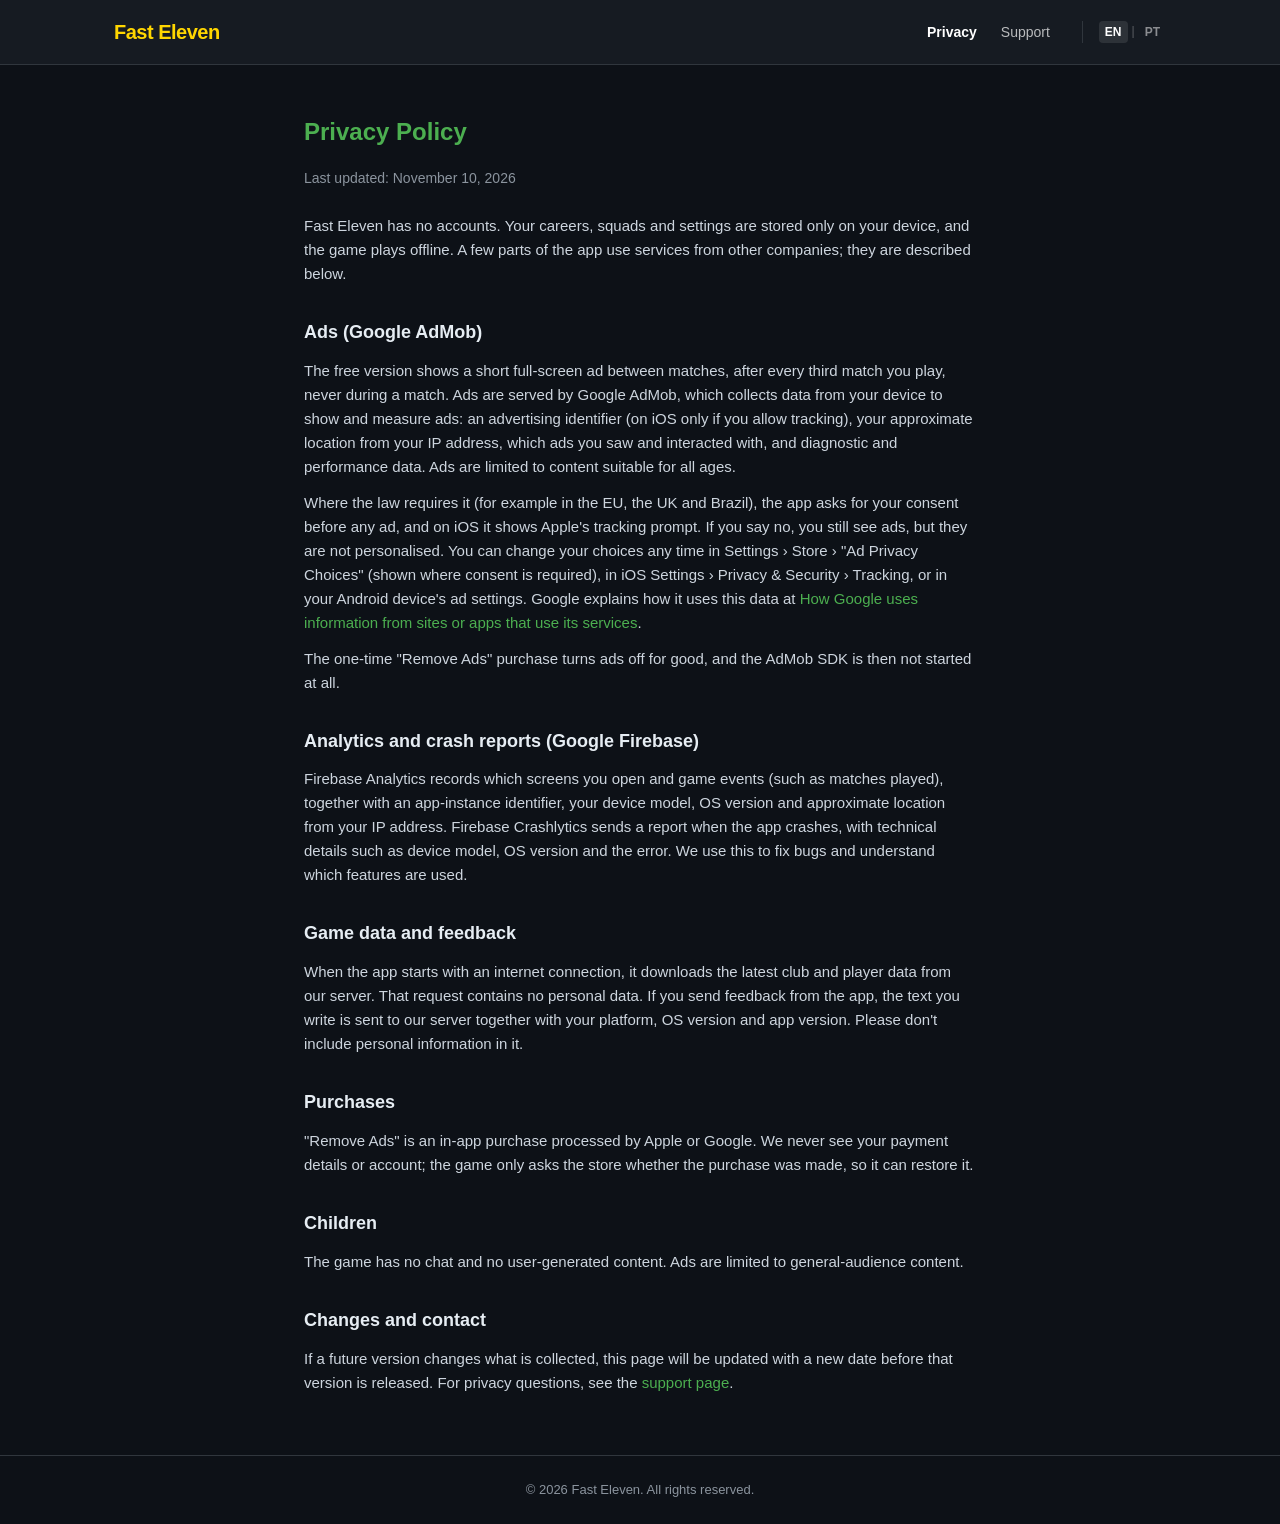
<file: privacy.html>
<!DOCTYPE html>
<html lang="en">

<head>
    <meta charset="UTF-8">
    <meta name="viewport" content="width=device-width, initial-scale=1.0">
    <title>Privacy Policy - Fast Eleven</title>
    <link rel="icon" type="image/png" href="favicon.png">
    <link rel="stylesheet" href="styles.css">
</head>

<body>

    <!-- Navigation -->
    <nav class="main-nav">
        <div class="nav-container">
            <a href="index.html" class="nav-logo">Fast Eleven</a>
            <div class="nav-links">
                <a href="privacy.html" class="active" data-i18n="nav.privacy">Privacy</a>
                <a href="support.html" data-i18n="nav.support">Support</a>
                <div class="lang-switcher">
                    <button data-lang="en" class="active" onclick="setLanguage('en')">EN</button>
                    <span class="lang-separator">|</span>
                    <button data-lang="pt" onclick="setLanguage('pt')">PT</button>
                </div>
            </div>
        </div>
    </nav>

    <!-- Page Content -->
    <main class="page-content">
        <div class="container">
            <h2 data-i18n="privacy.title">Privacy Policy</h2>
            <p class="last-updated" data-i18n="privacy.p.updated">Last updated: November 10, 2026</p>
            <p data-i18n="privacy.p.intro">Fast Eleven has no accounts. Your careers, squads and settings are stored only on your device, and the game plays offline. A few parts of the app use services from other companies; they are described below.</p>
            <h3 data-i18n="privacy.ads.h">Ads (Google AdMob)</h3>
            <p data-i18n="privacy.ads.p1">The free version shows a short full-screen ad between matches, after every third match you play, never during a match. Ads are served by Google AdMob, which collects data from your device to show and measure ads: an advertising identifier (on iOS only if you allow tracking), your approximate location from your IP address, which ads you saw and interacted with, and diagnostic and performance data. Ads are limited to content suitable for all ages.</p>
            <p data-i18n-html="privacy.ads.p2">Where the law requires it (for example in the EU, the UK and Brazil), the app asks for your consent before any ad, and on iOS it shows Apple's tracking prompt. If you say no, you still see ads, but they are not personalised. You can change your choices any time in Settings › Store › "Ad Privacy Choices" (shown where consent is required), in iOS Settings › Privacy & Security › Tracking, or in your Android device's ad settings. Google explains how it uses this data at <a href="https://policies.google.com/technologies/partner-sites" target="_blank">How Google uses information from sites or apps that use its services</a>.</p>
            <p data-i18n="privacy.ads.p3">The one-time "Remove Ads" purchase turns ads off for good, and the AdMob SDK is then not started at all.</p>
            <h3 data-i18n="privacy.an.h">Analytics and crash reports (Google Firebase)</h3>
            <p data-i18n="privacy.an.p1">Firebase Analytics records which screens you open and game events (such as matches played), together with an app-instance identifier, your device model, OS version and approximate location from your IP address. Firebase Crashlytics sends a report when the app crashes, with technical details such as device model, OS version and the error. We use this to fix bugs and understand which features are used.</p>
            <h3 data-i18n="privacy.srv.h">Game data and feedback</h3>
            <p data-i18n="privacy.srv.p1">When the app starts with an internet connection, it downloads the latest club and player data from our server. That request contains no personal data. If you send feedback from the app, the text you write is sent to our server together with your platform, OS version and app version. Please don't include personal information in it.</p>
            <h3 data-i18n="privacy.buy.h">Purchases</h3>
            <p data-i18n="privacy.buy.p1">"Remove Ads" is an in-app purchase processed by Apple or Google. We never see your payment details or account; the game only asks the store whether the purchase was made, so it can restore it.</p>
            <h3 data-i18n="privacy.kids.h">Children</h3>
            <p data-i18n="privacy.kids.p1">The game has no chat and no user-generated content. Ads are limited to general-audience content.</p>
            <h3 data-i18n="privacy.chg.h">Changes and contact</h3>
            <p data-i18n-html="privacy.chg.p1">If a future version changes what is collected, this page will be updated with a new date before that version is released. For privacy questions, see the <a href="support.html">support page</a>.</p>
        </div>
    </main>

    <!-- Footer -->
    <footer class="site-footer">
        <p data-i18n-html="footer.rights">&copy; 2026 Fast Eleven. All rights reserved.</p>
    </footer>

    <script src="i18n.js"></script>
</body>

</html>
</file>
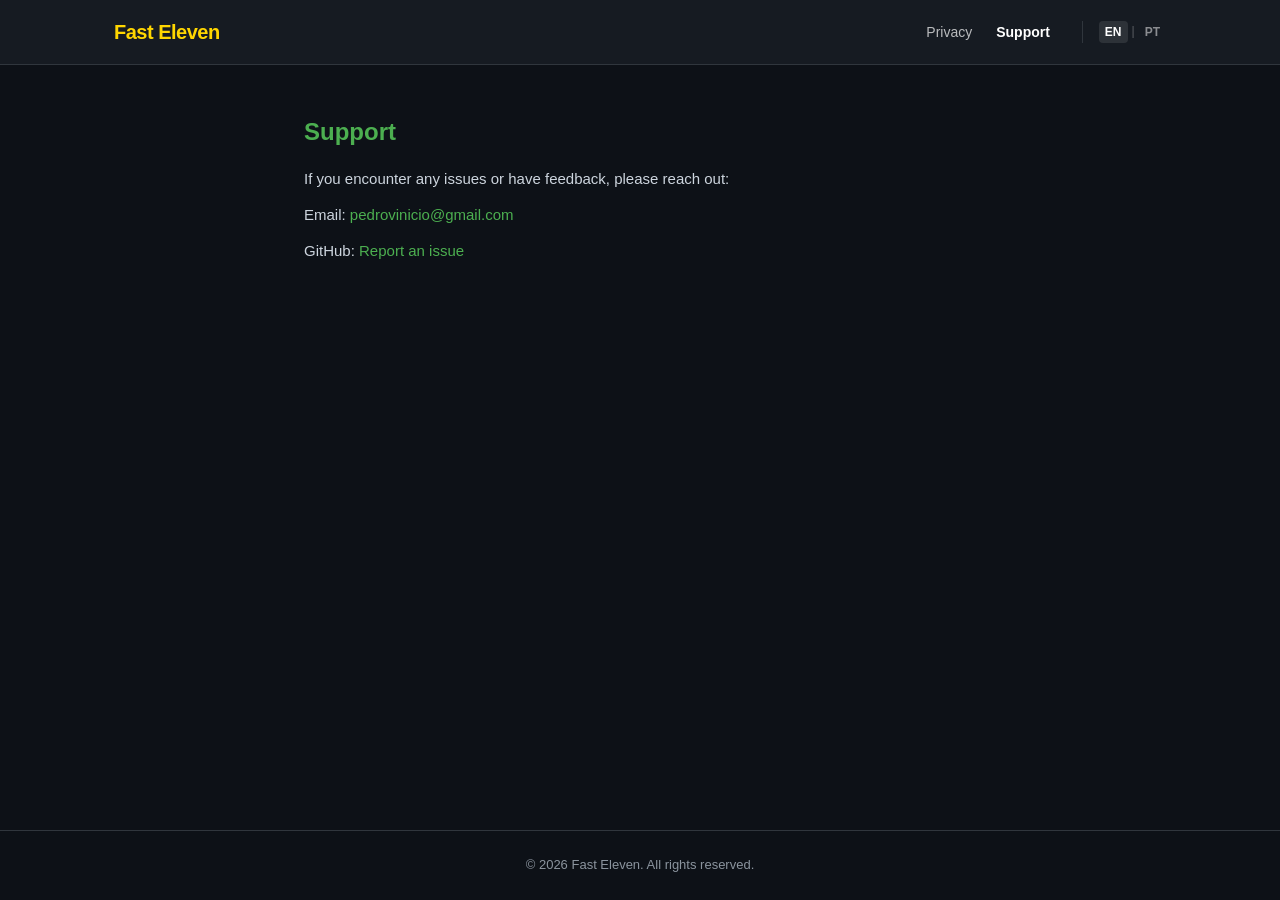
<file: support.html>
<!DOCTYPE html>
<html lang="en">

<head>
    <meta charset="UTF-8">
    <meta name="viewport" content="width=device-width, initial-scale=1.0">
    <title>Support - Fast Eleven</title>
    <link rel="icon" type="image/png" href="favicon.png">
    <link rel="stylesheet" href="styles.css">
</head>

<body>

    <!-- Navigation -->
    <nav class="main-nav">
        <div class="nav-container">
            <a href="index.html" class="nav-logo">Fast Eleven</a>
            <div class="nav-links">
                <a href="privacy.html" data-i18n="nav.privacy">Privacy</a>
                <a href="support.html" class="active" data-i18n="nav.support">Support</a>
                <div class="lang-switcher">
                    <button data-lang="en" class="active" onclick="setLanguage('en')">EN</button>
                    <span class="lang-separator">|</span>
                    <button data-lang="pt" onclick="setLanguage('pt')">PT</button>
                </div>
            </div>
        </div>
    </nav>

    <!-- Page Content -->
    <main class="page-content">
        <div class="container">
            <h2 data-i18n="support.title">Support</h2>
            <p data-i18n="support.intro">If you encounter any issues or have feedback, please reach out:</p>
            <p><span data-i18n="support.email.label">Email:</span> <a
                    href="mailto:pedrovinicio@gmail.com">pedrovinicio@gmail.com</a></p>
            <p><span data-i18n="support.github.label">GitHub:</span> <a
                    href="https://github.com/pedrovinicio/fast-eleven/issues" target="_blank"
                    data-i18n="support.github.link">Report an issue</a></p>
        </div>
    </main>

    <!-- Footer -->
    <footer class="site-footer">
        <p data-i18n-html="footer.rights">&copy; 2026 Fast Eleven. All rights reserved.</p>
    </footer>

    <script src="i18n.js"></script>
</body>

</html>
</file>
<file: styles.css>
/* ===== Reset & Variables ===== */
* { margin: 0; padding: 0; box-sizing: border-box; }

:root {
    --primary: #4CAF50;
    --primary-dark: #2E7D32;
    --primary-darker: #1B5E20;
    --accent: #FFD600;
    --bg: #0D1117;
    --bg-nav: #161B22;
    --bg-surface: #1C2128;
    --text: #E6EDF3;
    --text-secondary: #8B949E;
    --text-content: #CDD5DE;
    --border: #30363D;
}

body {
    font-family: -apple-system, BlinkMacSystemFont, 'Segoe UI', Roboto, sans-serif;
    background: var(--bg);
    color: var(--text);
    line-height: 1.6;
    min-height: 100vh;
    display: flex;
    flex-direction: column;
}

a {
    color: var(--primary);
    text-decoration: none;
}

a:hover {
    text-decoration: underline;
}

/* ===== Navigation ===== */
nav.main-nav {
    background-color: var(--bg-nav);
    padding: 16px 0;
    width: 100%;
    border-bottom: 1px solid var(--border);
}

nav.main-nav .nav-container {
    max-width: 1100px;
    margin: 0 auto;
    padding: 0 24px;
    display: flex;
    justify-content: space-between;
    align-items: center;
    flex-wrap: wrap;
    gap: 12px;
}

nav.main-nav a.nav-logo {
    color: var(--accent);
    font-size: 20px;
    font-weight: 900;
    text-decoration: none;
    letter-spacing: -0.5px;
}

nav.main-nav a.nav-logo:hover {
    text-decoration: none;
}

nav.main-nav .nav-links {
    display: flex;
    align-items: center;
    gap: 24px;
    flex-wrap: wrap;
}

nav.main-nav .nav-links a {
    color: rgba(255, 255, 255, 0.7);
    text-decoration: none;
    font-size: 14px;
    transition: color 0.2s;
}

nav.main-nav .nav-links a:hover,
nav.main-nav .nav-links a.active {
    color: #FFFFFF;
    text-decoration: none;
}

nav.main-nav .nav-links a.active {
    font-weight: 600;
}

/* Language Switcher */
.lang-switcher {
    display: flex;
    align-items: center;
    gap: 4px;
    margin-left: 8px;
    padding-left: 16px;
    border-left: 1px solid var(--border);
}

.lang-switcher button {
    background: none;
    border: none;
    color: rgba(255, 255, 255, 0.5);
    font-size: 12px;
    font-weight: 600;
    cursor: pointer;
    padding: 4px 6px;
    border-radius: 4px;
    transition: all 0.2s;
    font-family: inherit;
}

.lang-switcher button:hover {
    color: rgba(255, 255, 255, 0.8);
}

.lang-switcher button.active {
    color: #FFFFFF;
    background: rgba(255, 255, 255, 0.1);
}

.lang-separator {
    color: rgba(255, 255, 255, 0.3);
    font-size: 12px;
    user-select: none;
}

/* ===== Hero Section ===== */
.hero {
    background:
        linear-gradient(135deg, rgba(13, 17, 23, 0.85) 0%, rgba(13, 17, 23, 0.7) 100%),
        url('hero-bg.jpg') center/cover no-repeat;
    padding: 80px 0;
}

.hero .container {
    max-width: 1100px;
    margin: 0 auto;
    padding: 0 24px;
    display: flex;
    align-items: center;
    gap: 60px;
}

.hero-content {
    flex: 1;
}

.hero-content h1 {
    font-size: 48px;
    font-weight: 900;
    color: var(--accent);
    margin-bottom: 12px;
    letter-spacing: -1px;
}

.hero-content .tagline {
    font-size: 20px;
    color: rgba(255, 255, 255, 0.9);
    margin-bottom: 24px;
    line-height: 1.5;
}

.store-buttons {
    display: flex;
    justify-content: flex-start;
    align-items: center;
    gap: 12px;
}

.store-button {
    display: inline-block;
    height: 40px;
}

.store-button img {
    height: 40px;
    width: auto;
    transition: transform 0.2s;
}

.store-button.play-store {
    height: 60px;
    margin: -10px 0;
}

.store-button.play-store img {
    height: 60px;
}

.store-button:hover img {
    transform: scale(1.05);
}

/* ===== Phone Mockup ===== */
.phone-wrapper {
    flex-shrink: 0;
}

.phone-mockup {
    position: relative;
    width: 260px;
    height: 520px;
    background: #000;
    border-radius: 40px;
    padding: 10px;
    box-shadow:
        0 20px 60px rgba(0, 0, 0, 0.4),
        inset 0 0 0 2px rgba(255, 255, 255, 0.1);
}

.phone-notch {
    position: absolute;
    top: 10px;
    left: 50%;
    transform: translateX(-50%);
    width: 100px;
    height: 26px;
    background: #000;
    border-radius: 0 0 14px 14px;
    z-index: 2;
}

.phone-screen {
    width: 100%;
    height: 100%;
    background: var(--bg);
    border-radius: 32px;
    overflow: hidden;
    position: relative;
}

.phone-screen img {
    width: 100%;
    height: 100%;
    object-fit: cover;
    display: block;
}

/* ===== Page Content ===== */
.page-content {
    flex: 1;
}

.page-content .container {
    max-width: 720px;
    margin: 0 auto;
    padding: 48px 24px;
}

.page-content h2 {
    font-size: 24px;
    font-weight: 700;
    color: var(--primary);
    margin-bottom: 16px;
}

.page-content h3 {
    font-size: 18px;
    font-weight: 600;
    color: var(--text);
    margin-top: 32px;
    margin-bottom: 12px;
}

.page-content p {
    color: var(--text-content);
    font-size: 15px;
    margin-bottom: 12px;
}

.page-content .last-updated {
    color: var(--text-secondary);
    font-size: 14px;
    margin-bottom: 24px;
}

.page-content .divider {
    border: none;
    border-top: 1px solid var(--border);
    margin: 40px 0;
}

/* ===== Footer ===== */
.site-footer {
    border-top: 1px solid var(--border);
    padding: 24px;
    text-align: center;
}

.site-footer p {
    color: var(--text-secondary);
    font-size: 13px;
}

/* ===== Responsive ===== */
@media (max-width: 768px) {
    .hero {
        padding: 48px 0;
    }

    .hero .container {
        flex-direction: column;
        text-align: center;
    }

    .hero-content h1 {
        font-size: 36px;
    }

    .hero-content .tagline {
        font-size: 17px;
    }

    .store-buttons {
        justify-content: center;
    }

    .phone-wrapper {
        display: none;
    }
}

@media (max-width: 480px) {
    .store-buttons {
        flex-direction: column;
        align-items: center;
    }

    nav.main-nav .nav-container {
        justify-content: center;
        text-align: center;
    }

    .lang-switcher {
        border-left: none;
        margin-left: 0;
        padding-left: 0;
    }
}
</file>
